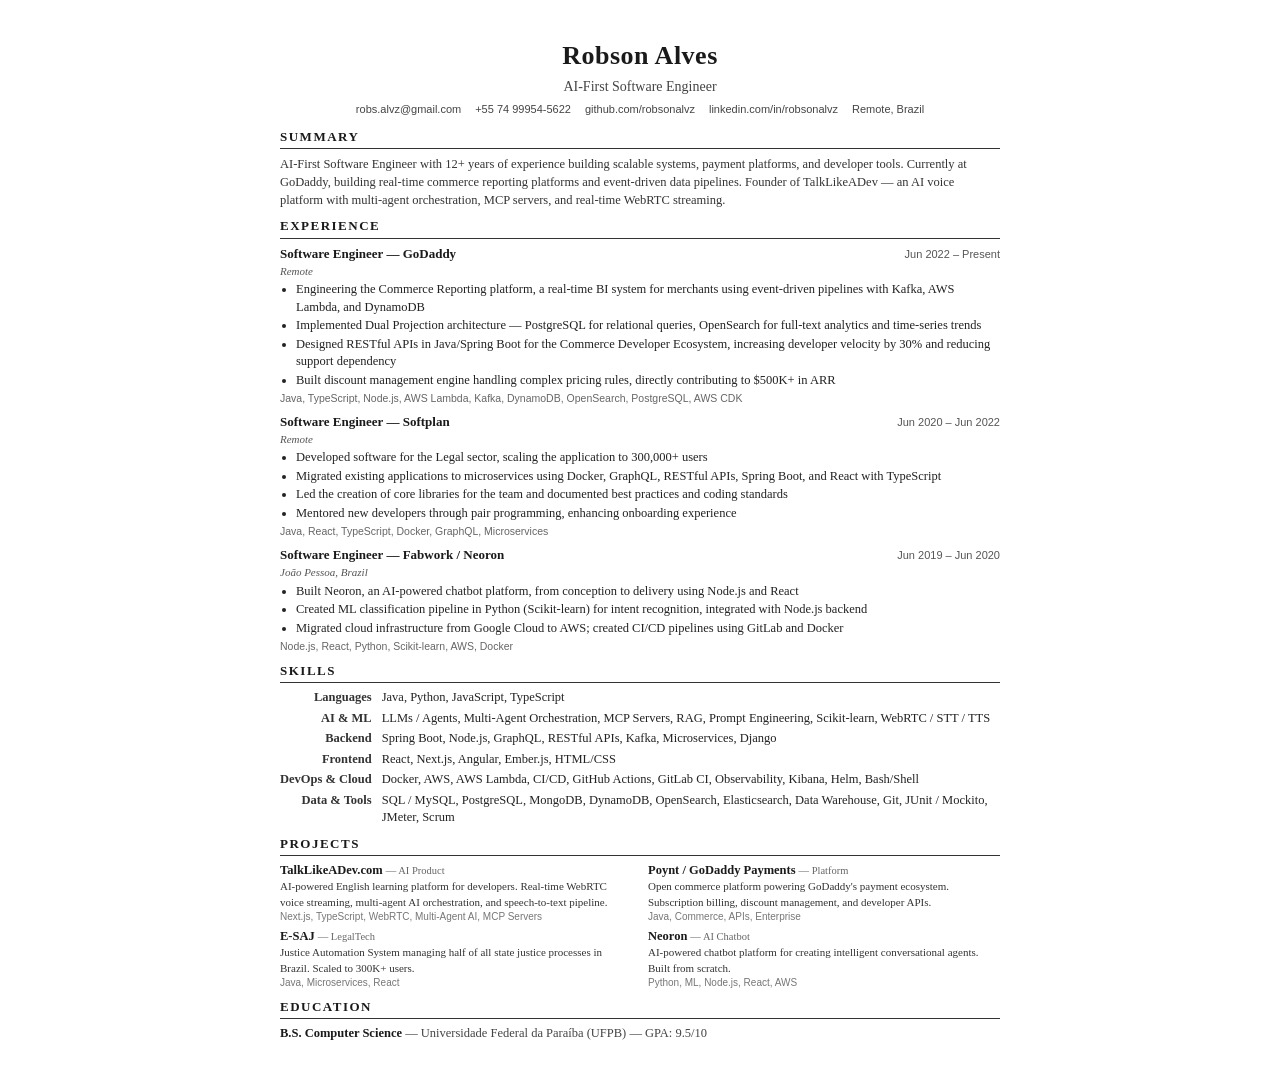
<file: resume.html>
<!DOCTYPE html>
<html lang="en">
<head>
<meta charset="UTF-8">
<meta name="viewport" content="width=device-width, initial-scale=1.0">
<title>Resume - Robson Alves</title>
<style>
  *, *::before, *::after { margin: 0; padding: 0; box-sizing: border-box; }

  html {
    font-size: 13px;
    -webkit-print-color-adjust: exact;
    print-color-adjust: exact;
  }

  body {
    font-family: Georgia, 'Times New Roman', serif;
    color: #1a1a1a;
    line-height: 1.4;
    padding: 0.4in 0.5in;
    max-width: 8.5in;
    margin: 0 auto;
  }

  a { color: #1a1a1a; text-decoration: none; }
  a:hover { text-decoration: underline; }

  /* Header */
  header { text-align: center; margin-bottom: 10px; }
  header h1 { font-size: 26px; font-weight: 700; letter-spacing: 0.5px; margin-bottom: 2px; }
  header p.title { font-size: 14px; color: #444; margin-bottom: 6px; }

  .contact {
    font-family: -apple-system, BlinkMacSystemFont, 'Segoe UI', Helvetica, Arial, sans-serif;
    font-size: 11px;
    color: #444;
    display: flex;
    justify-content: center;
    flex-wrap: wrap;
    gap: 4px 14px;
  }
  .contact a { color: #444; }

  /* Sections */
  section { margin-bottom: 8px; }

  h2 {
    font-size: 13px;
    font-weight: 700;
    text-transform: uppercase;
    letter-spacing: 1.5px;
    border-bottom: 1px solid #333;
    padding-bottom: 2px;
    margin-bottom: 6px;
    color: #1a1a1a;
  }

  /* Summary */
  .summary {
    font-size: 12.5px;
    color: #333;
    line-height: 1.45;
  }

  /* Experience */
  .job { margin-bottom: 7px; }
  .job:last-child { margin-bottom: 0; }

  .job-header {
    display: flex;
    justify-content: space-between;
    align-items: baseline;
    margin-bottom: 1px;
  }

  .job-title {
    font-size: 13px;
    font-weight: 700;
  }

  .job-date {
    font-family: -apple-system, BlinkMacSystemFont, 'Segoe UI', Helvetica, Arial, sans-serif;
    font-size: 11px;
    color: #555;
    white-space: nowrap;
  }

  .job-meta {
    font-size: 11px;
    color: #555;
    font-style: italic;
    margin-bottom: 2px;
  }

  .job ul {
    list-style: disc;
    padding-left: 16px;
    font-size: 12.5px;
    color: #222;
  }

  .job li { margin-bottom: 1px; line-height: 1.4; }

  .tech {
    font-family: -apple-system, BlinkMacSystemFont, 'Segoe UI', Helvetica, Arial, sans-serif;
    font-size: 10.5px;
    color: #666;
    margin-top: 2px;
  }

  /* Skills */
  .skills-grid {
    display: grid;
    grid-template-columns: auto 1fr;
    gap: 3px 10px;
    font-size: 12.5px;
  }

  .skills-grid dt {
    font-weight: 700;
    color: #333;
    text-align: right;
    font-size: 12.5px;
    white-space: nowrap;
  }

  .skills-grid dd { color: #222; }

  /* Education */
  .edu {
    display: flex;
    justify-content: space-between;
    align-items: baseline;
    font-size: 12.5px;
  }

  .edu-degree { font-weight: 700; }
  .edu-school { color: #444; }

  /* Projects */
  .projects-grid {
    display: grid;
    grid-template-columns: 1fr 1fr;
    gap: 4px 16px;
    font-size: 12px;
  }

  .project { line-height: 1.4; }

  .project-name {
    font-weight: 700;
    font-size: 12.5px;
  }

  .project-type {
    font-size: 10.5px;
    color: #666;
  }

  .project-desc {
    color: #333;
    font-size: 11px;
  }

  .project-tech {
    font-family: -apple-system, BlinkMacSystemFont, 'Segoe UI', Helvetica, Arial, sans-serif;
    font-size: 10px;
    color: #777;
  }

  /* Print */
  @media print {
    html { font-size: 13px; }
    body { padding: 0; max-width: none; }
    a { color: #1a1a1a !important; }
    .contact a { color: #444 !important; }
    section { break-inside: avoid; }
  }

  @page {
    size: letter;
    margin: 0.4in 0.5in;
  }
</style>
</head>
<body>

<header>
  <h1>Robson Alves</h1>
  <p class="title">AI-First Software Engineer</p>
  <div class="contact">
    <span>robs.alvz@gmail.com</span>
    <span>+55 74 99954-5622</span>
    <span><a href="https://github.com/robsonalvz">github.com/robsonalvz</a></span>
    <span><a href="https://linkedin.com/in/robsonalvz">linkedin.com/in/robsonalvz</a></span>
    <span>Remote, Brazil</span>
  </div>
</header>

<section>
  <h2>Summary</h2>
  <p class="summary">AI-First Software Engineer with 12+ years of experience building scalable systems, payment platforms, and developer tools. Currently at GoDaddy, building real-time commerce reporting platforms and event-driven data pipelines. Founder of TalkLikeADev &mdash; an AI voice platform with multi-agent orchestration, MCP servers, and real-time WebRTC streaming.</p>
</section>

<section>
  <h2>Experience</h2>

  <div class="job">
    <div class="job-header">
      <span class="job-title">Software Engineer &mdash; GoDaddy</span>
      <span class="job-date">Jun 2022 &ndash; Present</span>
    </div>
    <div class="job-meta">Remote</div>
    <ul>
      <li>Engineering the Commerce Reporting platform, a real-time BI system for merchants using event-driven pipelines with Kafka, AWS Lambda, and DynamoDB</li>
      <li>Implemented Dual Projection architecture &mdash; PostgreSQL for relational queries, OpenSearch for full-text analytics and time-series trends</li>
      <li>Designed RESTful APIs in Java/Spring Boot for the Commerce Developer Ecosystem, increasing developer velocity by 30% and reducing support dependency</li>
      <li>Built discount management engine handling complex pricing rules, directly contributing to $500K+ in ARR</li>
    </ul>
    <div class="tech">Java, TypeScript, Node.js, AWS Lambda, Kafka, DynamoDB, OpenSearch, PostgreSQL, AWS CDK</div>
  </div>

  <div class="job">
    <div class="job-header">
      <span class="job-title">Software Engineer &mdash; Softplan</span>
      <span class="job-date">Jun 2020 &ndash; Jun 2022</span>
    </div>
    <div class="job-meta">Remote</div>
    <ul>
      <li>Developed software for the Legal sector, scaling the application to 300,000+ users</li>
      <li>Migrated existing applications to microservices using Docker, GraphQL, RESTful APIs, Spring Boot, and React with TypeScript</li>
      <li>Led the creation of core libraries for the team and documented best practices and coding standards</li>
      <li>Mentored new developers through pair programming, enhancing onboarding experience</li>
    </ul>
    <div class="tech">Java, React, TypeScript, Docker, GraphQL, Microservices</div>
  </div>

  <div class="job">
    <div class="job-header">
      <span class="job-title">Software Engineer &mdash; Fabwork / Neoron</span>
      <span class="job-date">Jun 2019 &ndash; Jun 2020</span>
    </div>
    <div class="job-meta">Jo&atilde;o Pessoa, Brazil</div>
    <ul>
      <li>Built Neoron, an AI-powered chatbot platform, from conception to delivery using Node.js and React</li>
      <li>Created ML classification pipeline in Python (Scikit-learn) for intent recognition, integrated with Node.js backend</li>
      <li>Migrated cloud infrastructure from Google Cloud to AWS; created CI/CD pipelines using GitLab and Docker</li>
    </ul>
    <div class="tech">Node.js, React, Python, Scikit-learn, AWS, Docker</div>
  </div>
</section>

<section>
  <h2>Skills</h2>
  <dl class="skills-grid">
    <dt>Languages</dt>
    <dd>Java, Python, JavaScript, TypeScript</dd>
    <dt>AI &amp; ML</dt>
    <dd>LLMs / Agents, Multi-Agent Orchestration, MCP Servers, RAG, Prompt Engineering, Scikit-learn, WebRTC / STT / TTS</dd>
    <dt>Backend</dt>
    <dd>Spring Boot, Node.js, GraphQL, RESTful APIs, Kafka, Microservices, Django</dd>
    <dt>Frontend</dt>
    <dd>React, Next.js, Angular, Ember.js, HTML/CSS</dd>
    <dt>DevOps &amp; Cloud</dt>
    <dd>Docker, AWS, AWS Lambda, CI/CD, GitHub Actions, GitLab CI, Observability, Kibana, Helm, Bash/Shell</dd>
    <dt>Data &amp; Tools</dt>
    <dd>SQL / MySQL, PostgreSQL, MongoDB, DynamoDB, OpenSearch, Elasticsearch, Data Warehouse, Git, JUnit / Mockito, JMeter, Scrum</dd>
  </dl>
</section>

<section>
  <h2>Projects</h2>
  <div class="projects-grid">
    <div class="project">
      <span class="project-name">TalkLikeADev.com</span> <span class="project-type">&mdash; AI Product</span>
      <div class="project-desc">AI-powered English learning platform for developers. Real-time WebRTC voice streaming, multi-agent AI orchestration, and speech-to-text pipeline.</div>
      <div class="project-tech">Next.js, TypeScript, WebRTC, Multi-Agent AI, MCP Servers</div>
    </div>
    <div class="project">
      <span class="project-name">Poynt / GoDaddy Payments</span> <span class="project-type">&mdash; Platform</span>
      <div class="project-desc">Open commerce platform powering GoDaddy's payment ecosystem. Subscription billing, discount management, and developer APIs.</div>
      <div class="project-tech">Java, Commerce, APIs, Enterprise</div>
    </div>
    <div class="project">
      <span class="project-name">E-SAJ</span> <span class="project-type">&mdash; LegalTech</span>
      <div class="project-desc">Justice Automation System managing half of all state justice processes in Brazil. Scaled to 300K+ users.</div>
      <div class="project-tech">Java, Microservices, React</div>
    </div>
    <div class="project">
      <span class="project-name">Neoron</span> <span class="project-type">&mdash; AI Chatbot</span>
      <div class="project-desc">AI-powered chatbot platform for creating intelligent conversational agents. Built from scratch.</div>
      <div class="project-tech">Python, ML, Node.js, React, AWS</div>
    </div>
  </div>
</section>

<section>
  <h2>Education</h2>
  <div class="edu">
    <div>
      <span class="edu-degree">B.S. Computer Science</span> <span class="edu-school">&mdash; Universidade Federal da Para&iacute;ba (UFPB)</span> <span class="edu-school">&mdash; GPA: 9.5/10</span>
    </div>
  </div>
</section>

</body>
</html>
</file>
